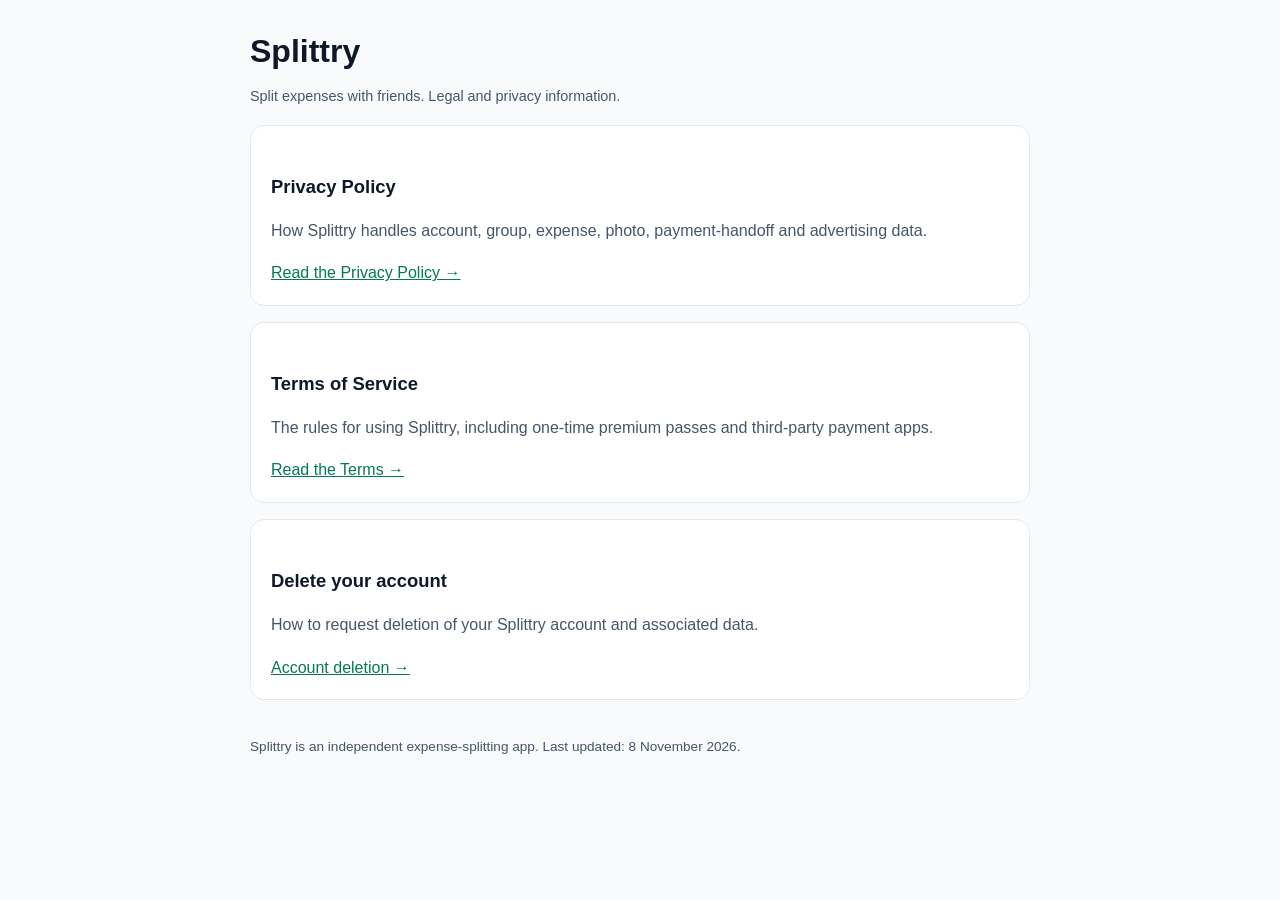
<file: index.html>
<!doctype html><html lang="en"><head><meta charset="utf-8"><meta name="viewport" content="width=device-width,initial-scale=1"><title>Splittry — Legal</title><link rel="stylesheet" href="styles.css"></head><body><main class="wrap">
<h1>Splittry</h1><p class="meta">Split expenses with friends. Legal and privacy information.</p>
<div class="card"><h2>Privacy Policy</h2><p>How Splittry handles account, group, expense, photo, payment-handoff and advertising data.</p><a href="privacy.html">Read the Privacy Policy →</a></div>
<div class="card"><h2>Terms of Service</h2><p>The rules for using Splittry, including one-time premium passes and third-party payment apps.</p><a href="terms.html">Read the Terms →</a></div>
<div class="card"><h2>Delete your account</h2><p>How to request deletion of your Splittry account and associated data.</p><a href="delete-account.html">Account deletion →</a></div>
<footer><p>Splittry is an independent expense-splitting app. Last updated: 8 November 2026.</p></footer>
</main></body></html>
</file>
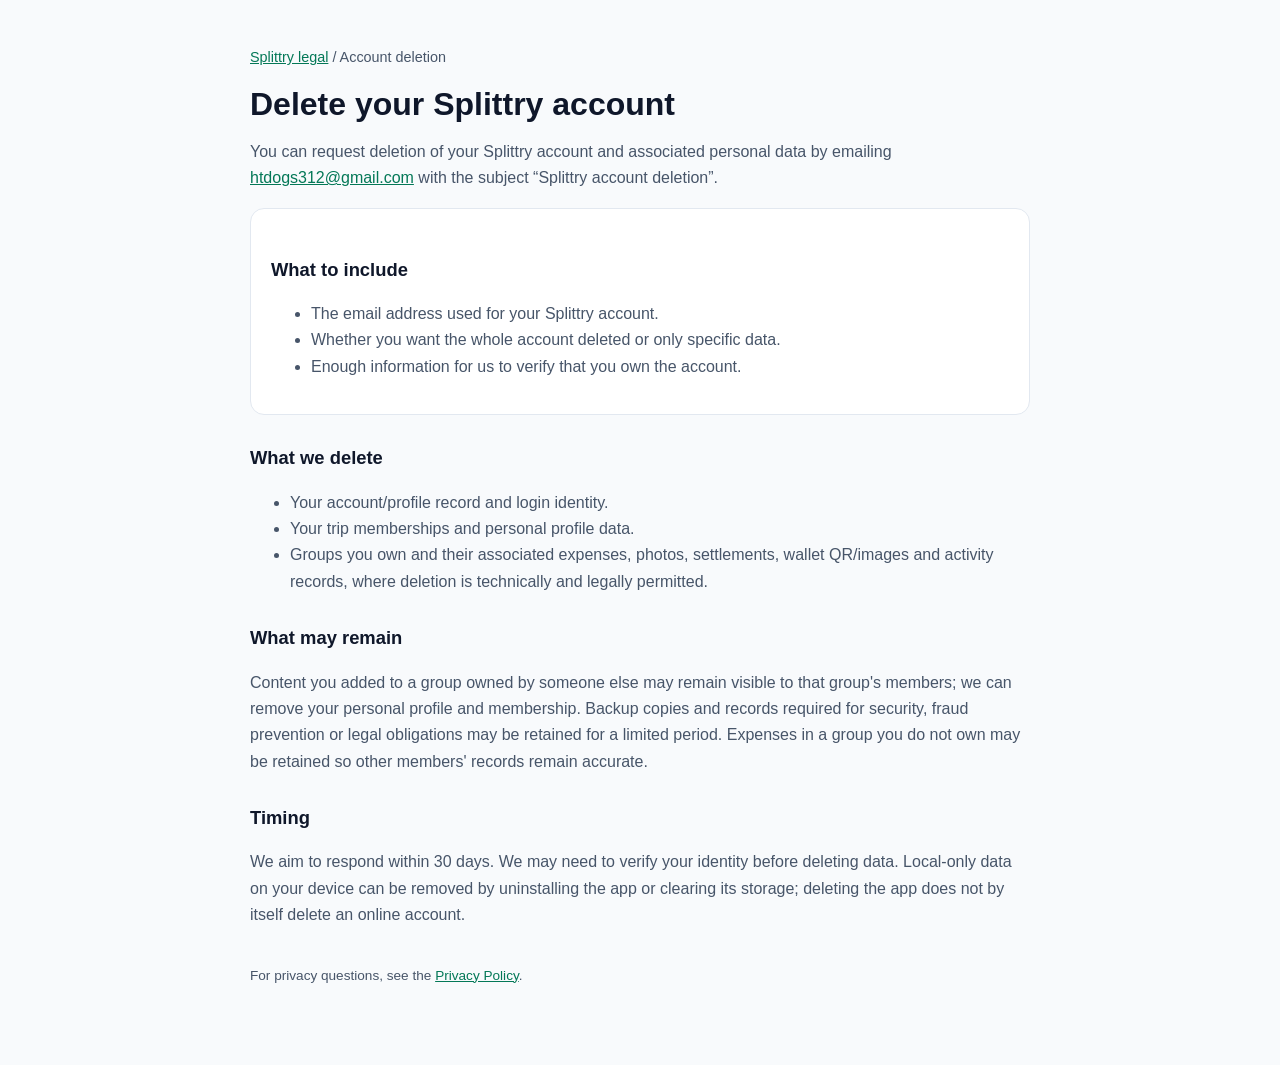
<file: delete-account.html>
<!doctype html><html lang="en"><head><meta charset="utf-8"><meta name="viewport" content="width=device-width,initial-scale=1"><title>Delete your Splittry account</title><link rel="stylesheet" href="styles.css"></head><body><main class="wrap">
<p class="meta"><a href="index.html">Splittry legal</a> / Account deletion</p>
<h1>Delete your Splittry account</h1>
<p>You can request deletion of your Splittry account and associated personal data by emailing <a href="mailto:htdogs312@gmail.com?subject=Splittry%20account%20deletion">htdogs312@gmail.com</a> with the subject “Splittry account deletion”.</p>
<div class="card"><h2>What to include</h2><ul><li>The email address used for your Splittry account.</li><li>Whether you want the whole account deleted or only specific data.</li><li>Enough information for us to verify that you own the account.</li></ul></div>
<h2>What we delete</h2><ul><li>Your account/profile record and login identity.</li><li>Your trip memberships and personal profile data.</li><li>Groups you own and their associated expenses, photos, settlements, wallet QR/images and activity records, where deletion is technically and legally permitted.</li></ul>
<h2>What may remain</h2><p>Content you added to a group owned by someone else may remain visible to that group's members; we can remove your personal profile and membership. Backup copies and records required for security, fraud prevention or legal obligations may be retained for a limited period. Expenses in a group you do not own may be retained so other members' records remain accurate.</p>
<h2>Timing</h2><p>We aim to respond within 30 days. We may need to verify your identity before deleting data. Local-only data on your device can be removed by uninstalling the app or clearing its storage; deleting the app does not by itself delete an online account.</p>
<footer><p>For privacy questions, see the <a href="privacy.html">Privacy Policy</a>.</p></footer>
</main></body></html>
</file>
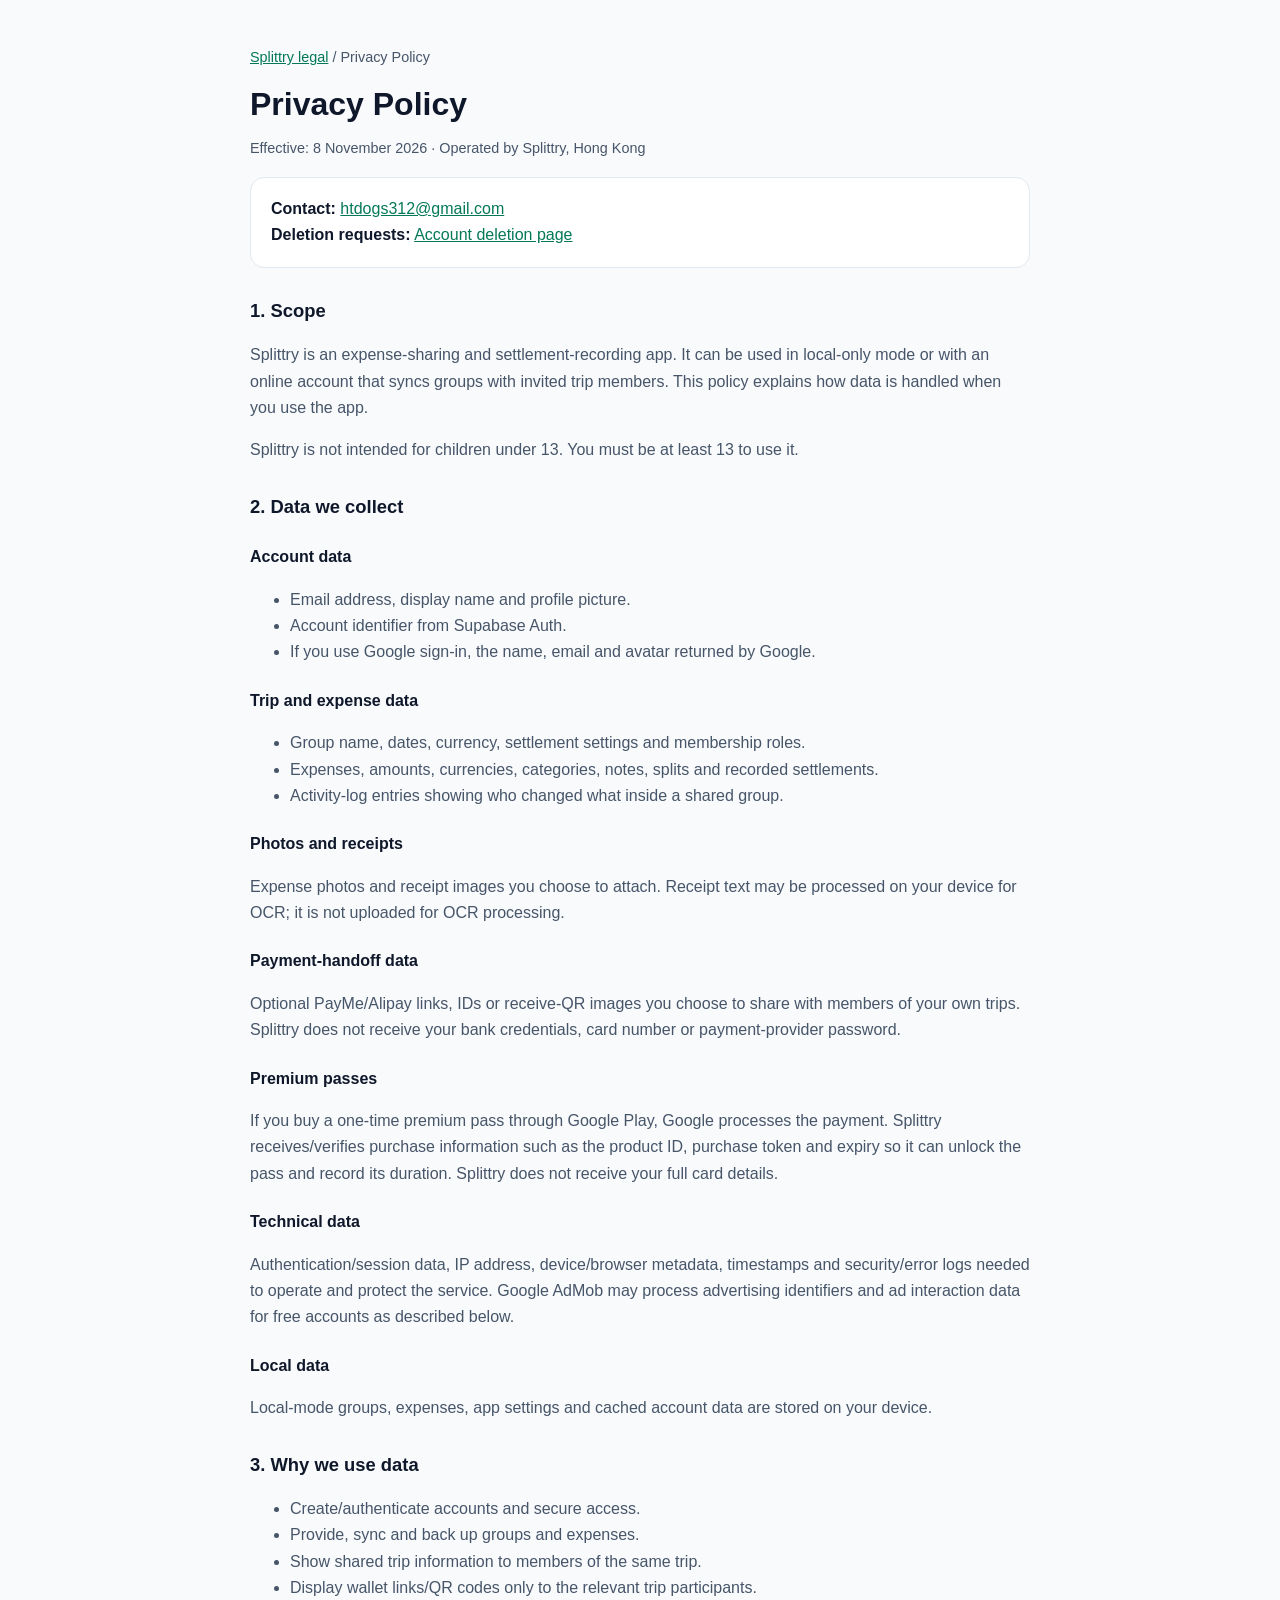
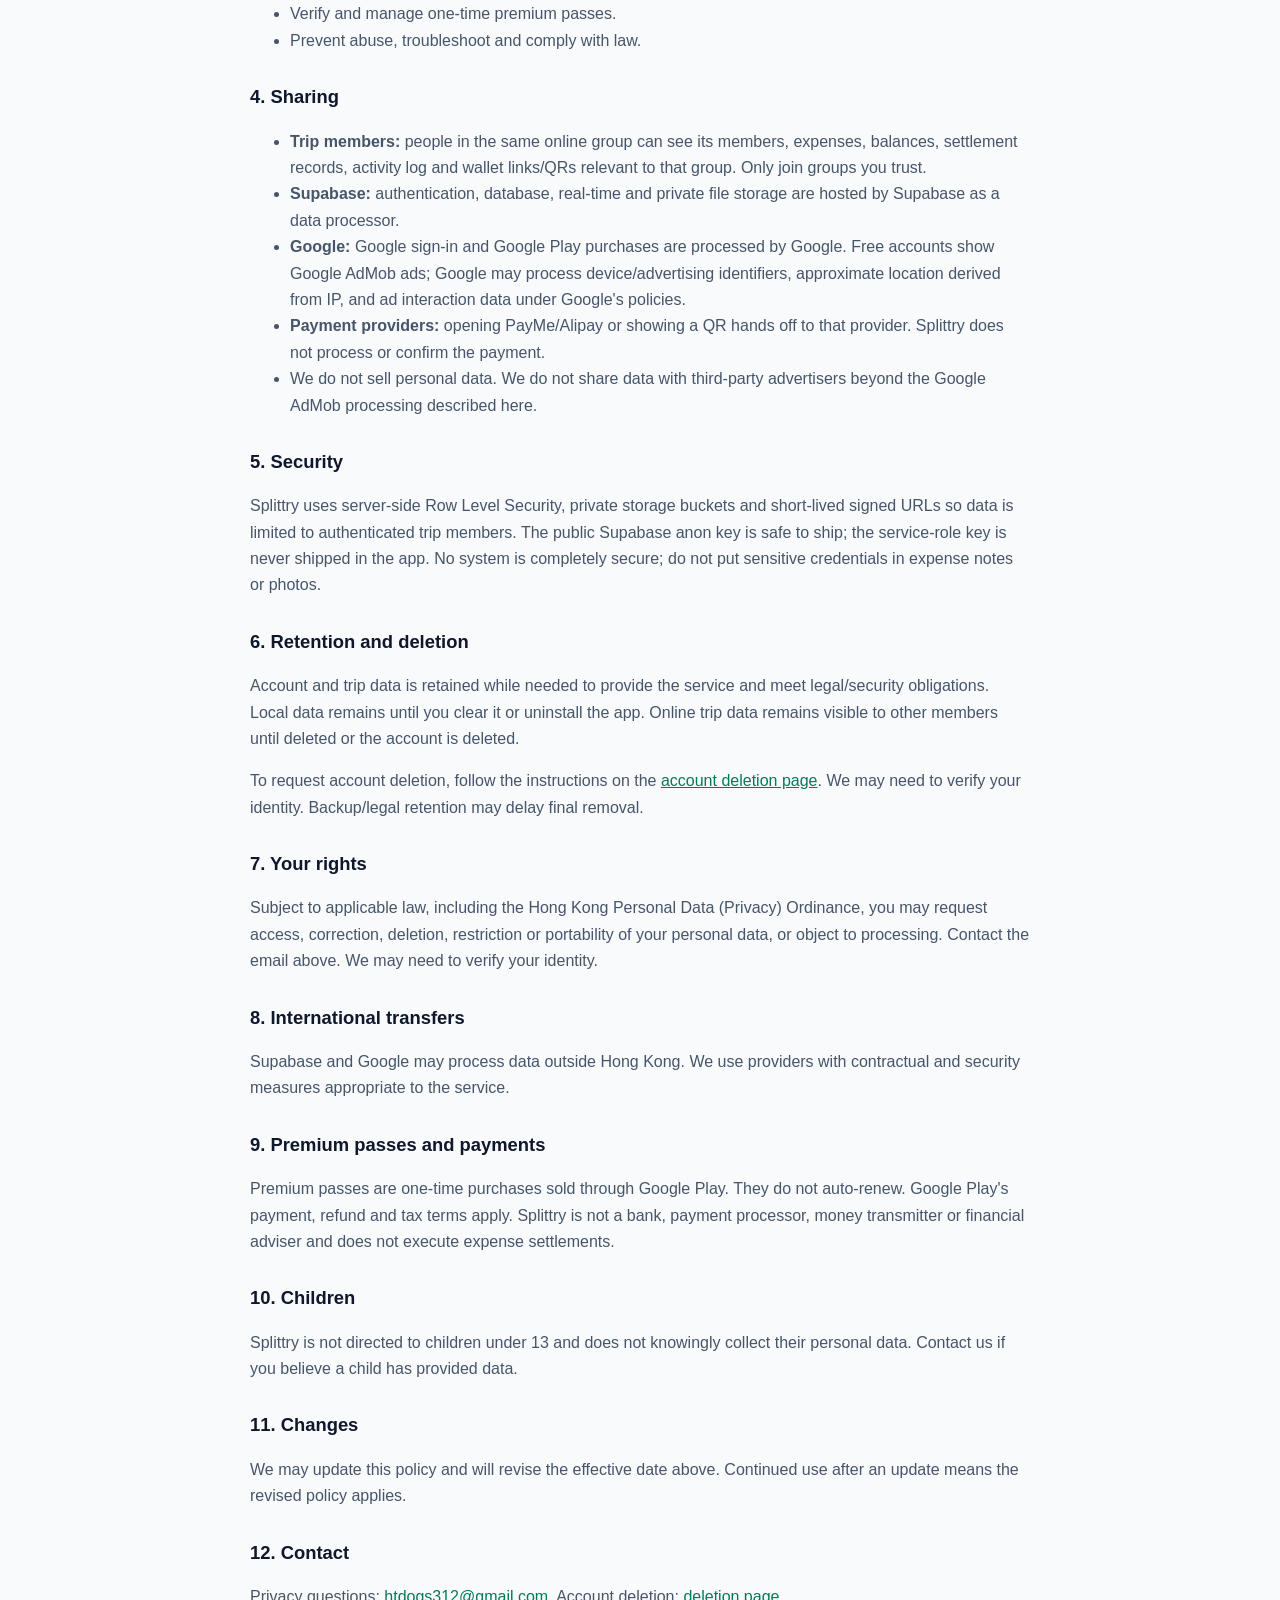
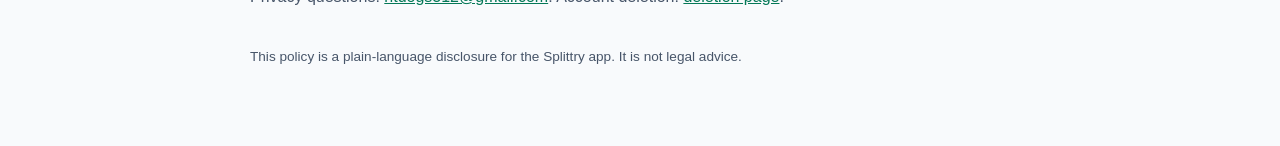
<file: privacy.html>
<!doctype html><html lang="en"><head><meta charset="utf-8"><meta name="viewport" content="width=device-width,initial-scale=1"><title>Splittry Privacy Policy</title><link rel="stylesheet" href="styles.css"></head><body><main class="wrap">
<p class="meta"><a href="index.html">Splittry legal</a> / Privacy Policy</p>
<h1>Privacy Policy</h1><p class="meta">Effective: 8 November 2026 · Operated by Splittry, Hong Kong</p>

<div class="card"><strong>Contact:</strong> <a href="mailto:htdogs312@gmail.com">htdogs312@gmail.com</a><br><strong>Deletion requests:</strong> <a href="delete-account.html">Account deletion page</a></div>

<h2>1. Scope</h2><p>Splittry is an expense-sharing and settlement-recording app. It can be used in local-only mode or with an online account that syncs groups with invited trip members. This policy explains how data is handled when you use the app.</p>
<p>Splittry is not intended for children under 13. You must be at least 13 to use it.</p>

<h2>2. Data we collect</h2>
<h3>Account data</h3><ul>
<li>Email address, display name and profile picture.</li>
<li>Account identifier from Supabase Auth.</li>
<li>If you use Google sign-in, the name, email and avatar returned by Google.</li>
</ul>
<h3>Trip and expense data</h3><ul>
<li>Group name, dates, currency, settlement settings and membership roles.</li>
<li>Expenses, amounts, currencies, categories, notes, splits and recorded settlements.</li>
<li>Activity-log entries showing who changed what inside a shared group.</li>
</ul>
<h3>Photos and receipts</h3><p>Expense photos and receipt images you choose to attach. Receipt text may be processed on your device for OCR; it is not uploaded for OCR processing.</p>
<h3>Payment-handoff data</h3><p>Optional PayMe/Alipay links, IDs or receive-QR images you choose to share with members of your own trips. Splittry does not receive your bank credentials, card number or payment-provider password.</p>
<h3>Premium passes</h3><p>If you buy a one-time premium pass through Google Play, Google processes the payment. Splittry receives/verifies purchase information such as the product ID, purchase token and expiry so it can unlock the pass and record its duration. Splittry does not receive your full card details.</p>
<h3>Technical data</h3><p>Authentication/session data, IP address, device/browser metadata, timestamps and security/error logs needed to operate and protect the service. Google AdMob may process advertising identifiers and ad interaction data for free accounts as described below.</p>
<h3>Local data</h3><p>Local-mode groups, expenses, app settings and cached account data are stored on your device.</p>

<h2>3. Why we use data</h2><ul>
<li>Create/authenticate accounts and secure access.</li>
<li>Provide, sync and back up groups and expenses.</li>
<li>Show shared trip information to members of the same trip.</li>
<li>Display wallet links/QR codes only to the relevant trip participants.</li>
<li>Verify and manage one-time premium passes.</li>
<li>Prevent abuse, troubleshoot and comply with law.</li>
</ul>

<h2>4. Sharing</h2><ul>
<li><strong>Trip members:</strong> people in the same online group can see its members, expenses, balances, settlement records, activity log and wallet links/QRs relevant to that group. Only join groups you trust.</li>
<li><strong>Supabase:</strong> authentication, database, real-time and private file storage are hosted by Supabase as a data processor.</li>
<li><strong>Google:</strong> Google sign-in and Google Play purchases are processed by Google. Free accounts show Google AdMob ads; Google may process device/advertising identifiers, approximate location derived from IP, and ad interaction data under Google's policies.</li>
<li><strong>Payment providers:</strong> opening PayMe/Alipay or showing a QR hands off to that provider. Splittry does not process or confirm the payment.</li>
<li>We do not sell personal data. We do not share data with third-party advertisers beyond the Google AdMob processing described here.</li>
</ul>

<h2>5. Security</h2><p>Splittry uses server-side Row Level Security, private storage buckets and short-lived signed URLs so data is limited to authenticated trip members. The public Supabase anon key is safe to ship; the service-role key is never shipped in the app. No system is completely secure; do not put sensitive credentials in expense notes or photos.</p>

<h2>6. Retention and deletion</h2><p>Account and trip data is retained while needed to provide the service and meet legal/security obligations. Local data remains until you clear it or uninstall the app. Online trip data remains visible to other members until deleted or the account is deleted.</p>
<p>To request account deletion, follow the instructions on the <a href="delete-account.html">account deletion page</a>. We may need to verify your identity. Backup/legal retention may delay final removal.</p>

<h2>7. Your rights</h2><p>Subject to applicable law, including the Hong Kong Personal Data (Privacy) Ordinance, you may request access, correction, deletion, restriction or portability of your personal data, or object to processing. Contact the email above. We may need to verify your identity.</p>

<h2>8. International transfers</h2><p>Supabase and Google may process data outside Hong Kong. We use providers with contractual and security measures appropriate to the service.</p>

<h2>9. Premium passes and payments</h2><p>Premium passes are one-time purchases sold through Google Play. They do not auto-renew. Google Play's payment, refund and tax terms apply. Splittry is not a bank, payment processor, money transmitter or financial adviser and does not execute expense settlements.</p>

<h2>10. Children</h2><p>Splittry is not directed to children under 13 and does not knowingly collect their personal data. Contact us if you believe a child has provided data.</p>

<h2>11. Changes</h2><p>We may update this policy and will revise the effective date above. Continued use after an update means the revised policy applies.</p>

<h2>12. Contact</h2><p>Privacy questions: <a href="mailto:htdogs312@gmail.com">htdogs312@gmail.com</a>. Account deletion: <a href="delete-account.html">deletion page</a>.</p>
<footer><p>This policy is a plain-language disclosure for the Splittry app. It is not legal advice.</p></footer>
</main></body></html>
</file>
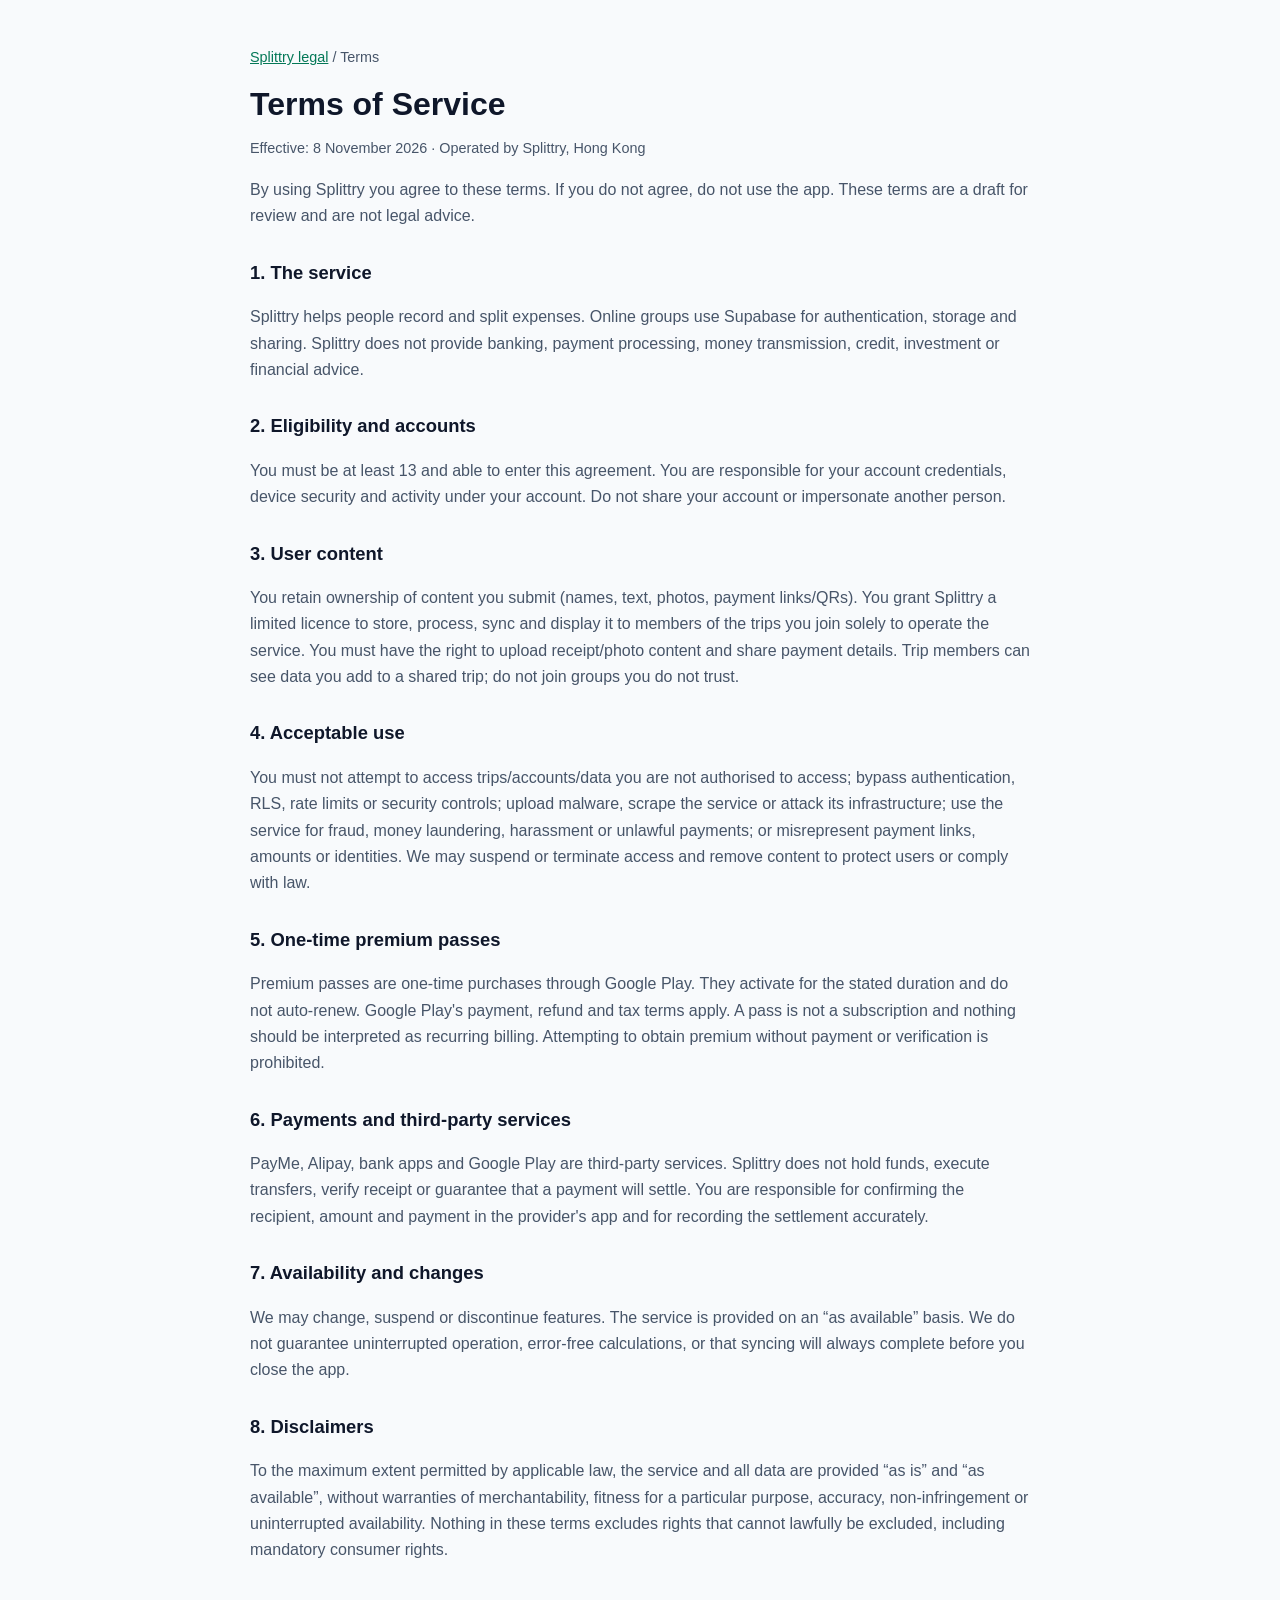
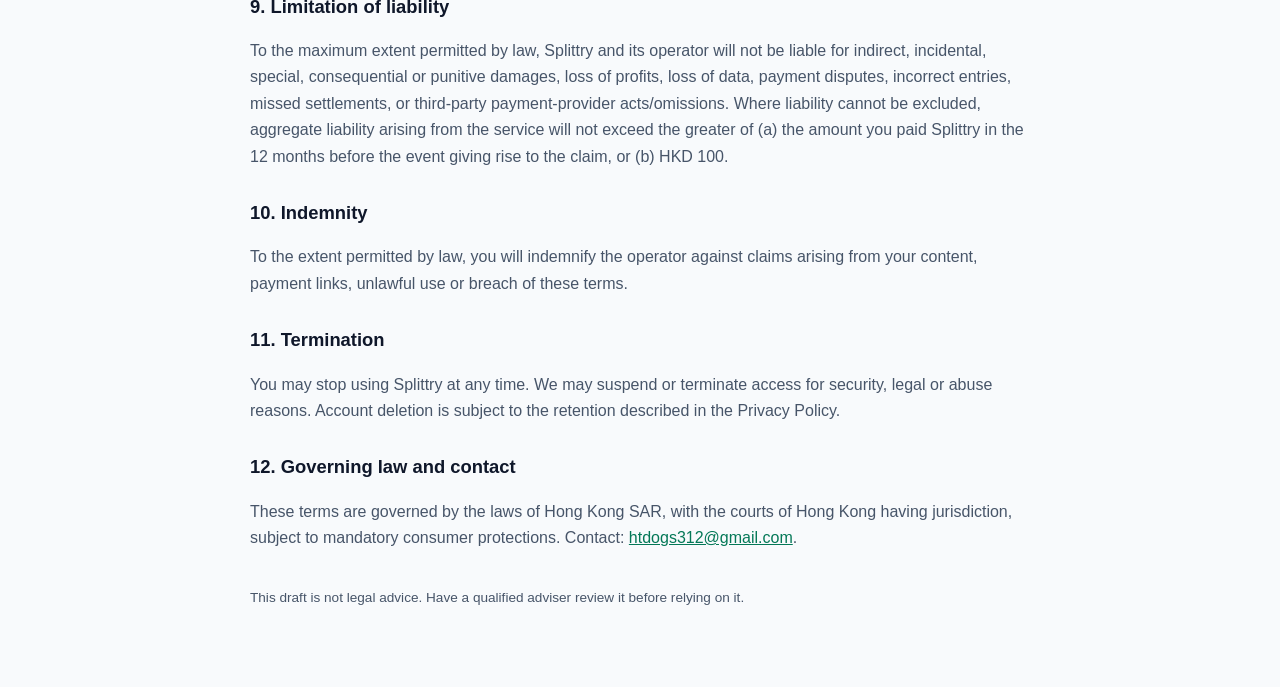
<file: terms.html>
<!doctype html><html lang="en"><head><meta charset="utf-8"><meta name="viewport" content="width=device-width,initial-scale=1"><title>Splittry Terms of Service</title><link rel="stylesheet" href="styles.css"></head><body><main class="wrap">
<p class="meta"><a href="index.html">Splittry legal</a> / Terms</p>
<h1>Terms of Service</h1><p class="meta">Effective: 8 November 2026 · Operated by Splittry, Hong Kong</p>
<p>By using Splittry you agree to these terms. If you do not agree, do not use the app. These terms are a draft for review and are not legal advice.</p>

<h2>1. The service</h2><p>Splittry helps people record and split expenses. Online groups use Supabase for authentication, storage and sharing. Splittry does not provide banking, payment processing, money transmission, credit, investment or financial advice.</p>
<h2>2. Eligibility and accounts</h2><p>You must be at least 13 and able to enter this agreement. You are responsible for your account credentials, device security and activity under your account. Do not share your account or impersonate another person.</p>
<h2>3. User content</h2><p>You retain ownership of content you submit (names, text, photos, payment links/QRs). You grant Splittry a limited licence to store, process, sync and display it to members of the trips you join solely to operate the service. You must have the right to upload receipt/photo content and share payment details. Trip members can see data you add to a shared trip; do not join groups you do not trust.</p>
<h2>4. Acceptable use</h2><p>You must not attempt to access trips/accounts/data you are not authorised to access; bypass authentication, RLS, rate limits or security controls; upload malware, scrape the service or attack its infrastructure; use the service for fraud, money laundering, harassment or unlawful payments; or misrepresent payment links, amounts or identities. We may suspend or terminate access and remove content to protect users or comply with law.</p>
<h2>5. One-time premium passes</h2><p>Premium passes are one-time purchases through Google Play. They activate for the stated duration and do not auto-renew. Google Play's payment, refund and tax terms apply. A pass is not a subscription and nothing should be interpreted as recurring billing. Attempting to obtain premium without payment or verification is prohibited.</p>
<h2>6. Payments and third-party services</h2><p>PayMe, Alipay, bank apps and Google Play are third-party services. Splittry does not hold funds, execute transfers, verify receipt or guarantee that a payment will settle. You are responsible for confirming the recipient, amount and payment in the provider's app and for recording the settlement accurately.</p>
<h2>7. Availability and changes</h2><p>We may change, suspend or discontinue features. The service is provided on an “as available” basis. We do not guarantee uninterrupted operation, error-free calculations, or that syncing will always complete before you close the app.</p>
<h2>8. Disclaimers</h2><p>To the maximum extent permitted by applicable law, the service and all data are provided “as is” and “as available”, without warranties of merchantability, fitness for a particular purpose, accuracy, non-infringement or uninterrupted availability. Nothing in these terms excludes rights that cannot lawfully be excluded, including mandatory consumer rights.</p>
<h2>9. Limitation of liability</h2><p>To the maximum extent permitted by law, Splittry and its operator will not be liable for indirect, incidental, special, consequential or punitive damages, loss of profits, loss of data, payment disputes, incorrect entries, missed settlements, or third-party payment-provider acts/omissions. Where liability cannot be excluded, aggregate liability arising from the service will not exceed the greater of (a) the amount you paid Splittry in the 12 months before the event giving rise to the claim, or (b) HKD 100.</p>
<h2>10. Indemnity</h2><p>To the extent permitted by law, you will indemnify the operator against claims arising from your content, payment links, unlawful use or breach of these terms.</p>
<h2>11. Termination</h2><p>You may stop using Splittry at any time. We may suspend or terminate access for security, legal or abuse reasons. Account deletion is subject to the retention described in the Privacy Policy.</p>
<h2>12. Governing law and contact</h2><p>These terms are governed by the laws of Hong Kong SAR, with the courts of Hong Kong having jurisdiction, subject to mandatory consumer protections. Contact: <a href="mailto:htdogs312@gmail.com">htdogs312@gmail.com</a>.</p>
<footer><p>This draft is not legal advice. Have a qualified adviser review it before relying on it.</p></footer>
</main></body></html>
</file>
<file: styles.css>
:root{color-scheme:light dark;--bg:#f8fafc;--fg:#0f172a;--muted:#475569;--card:#fff;--accent:#047857;--line:#e2e8f0}@media(prefers-color-scheme:dark){:root{--bg:#0b1120;--fg:#e2e8f0;--muted:#94a3b8;--card:#111827;--accent:#34d399;--line:#263244}}*{box-sizing:border-box}body{margin:0;background:var(--bg);color:var(--fg);font:16px/1.65 -apple-system,BlinkMacSystemFont,"Segoe UI",Roboto,Helvetica,Arial,sans-serif}.wrap{max-width:820px;margin:0 auto;padding:32px 20px 64px}h1{font-size:2rem;line-height:1.2;margin:0 0 6px}h2{font-size:1.15rem;margin:28px 0 8px}h3{font-size:1rem;margin:22px 0 6px}p,li{color:var(--muted)}a{color:var(--accent)}.meta{color:var(--muted);font-size:.9rem}.card{background:var(--card);border:1px solid var(--line);border-radius:14px;padding:18px 20px;margin:16px 0}.links{display:flex;flex-wrap:wrap;gap:12px;margin-top:22px}.links a{border:1px solid var(--line);border-radius:10px;padding:10px 14px;text-decoration:none;background:var(--card)}footer{margin-top:36px;font-size:.85rem;color:var(--muted)}code{background:rgba(127,127,127,.15);border-radius:5px;padding:1px 5px}
</file>
